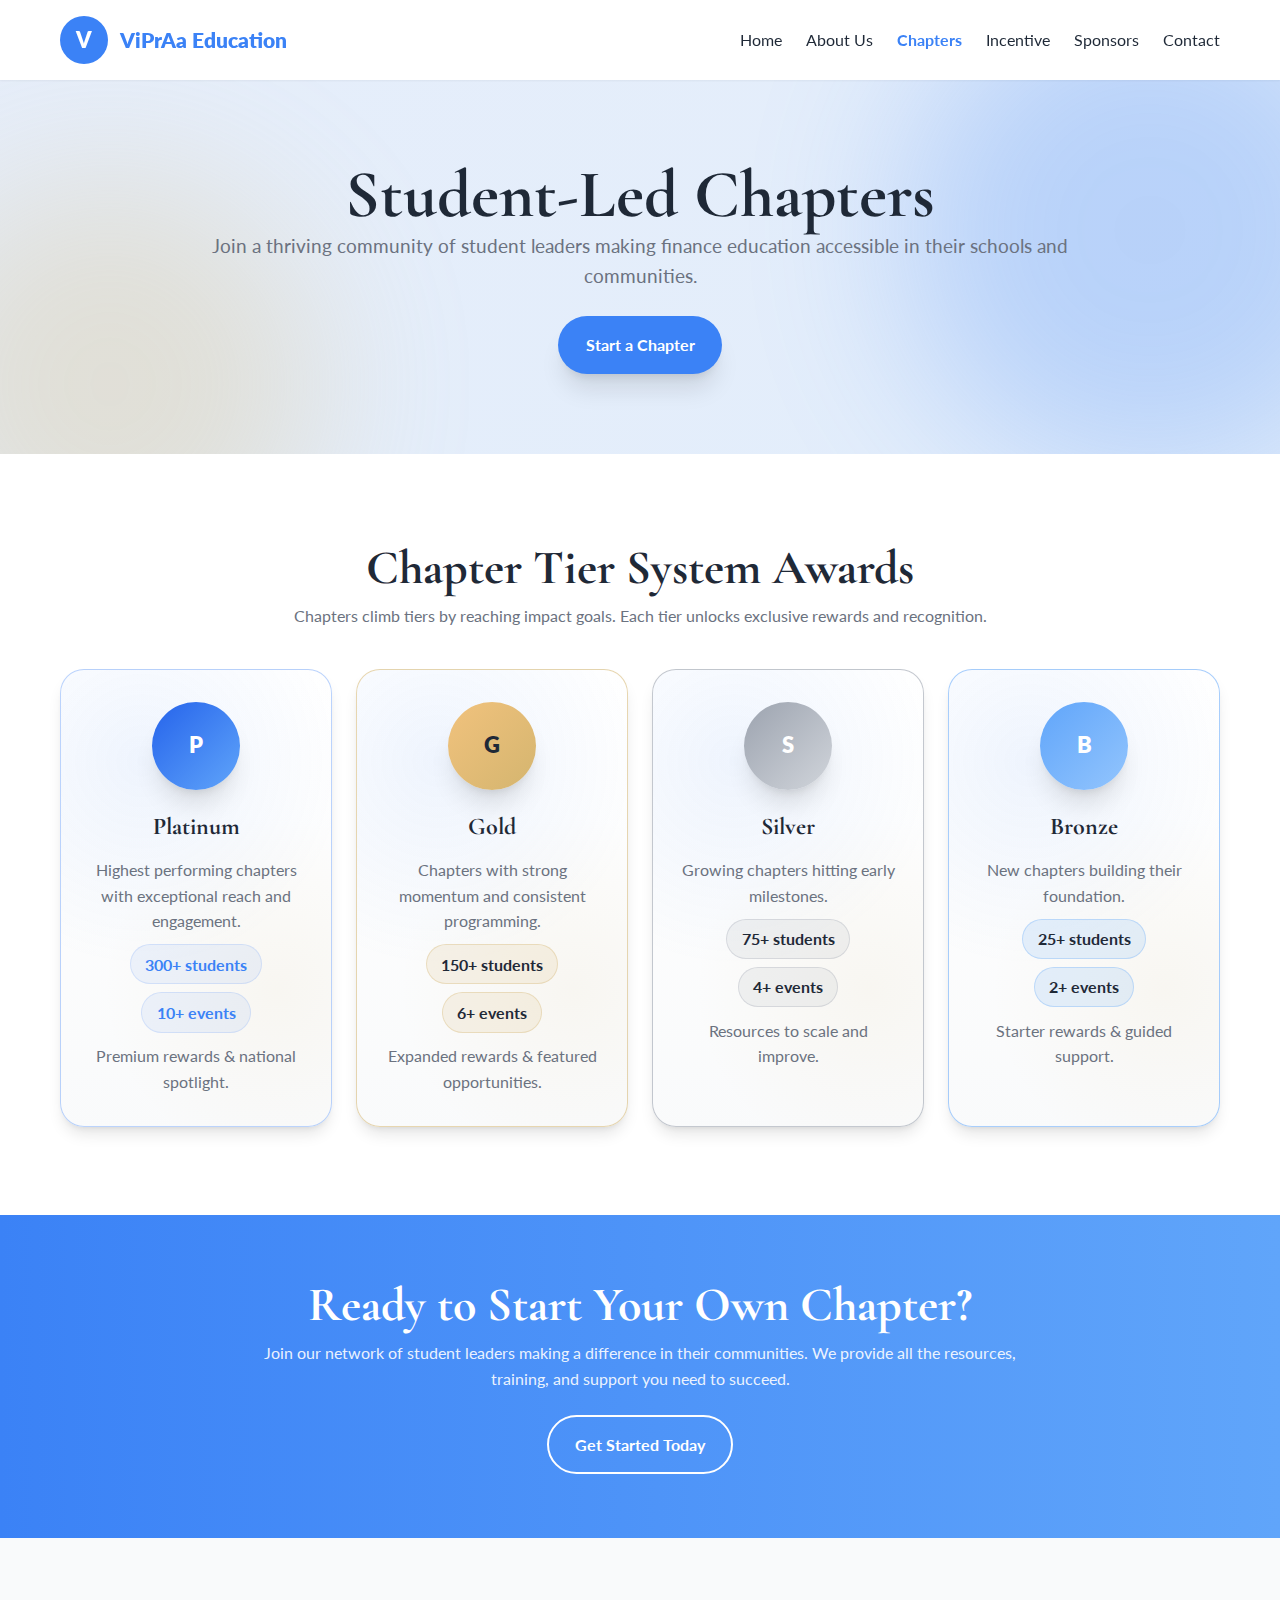
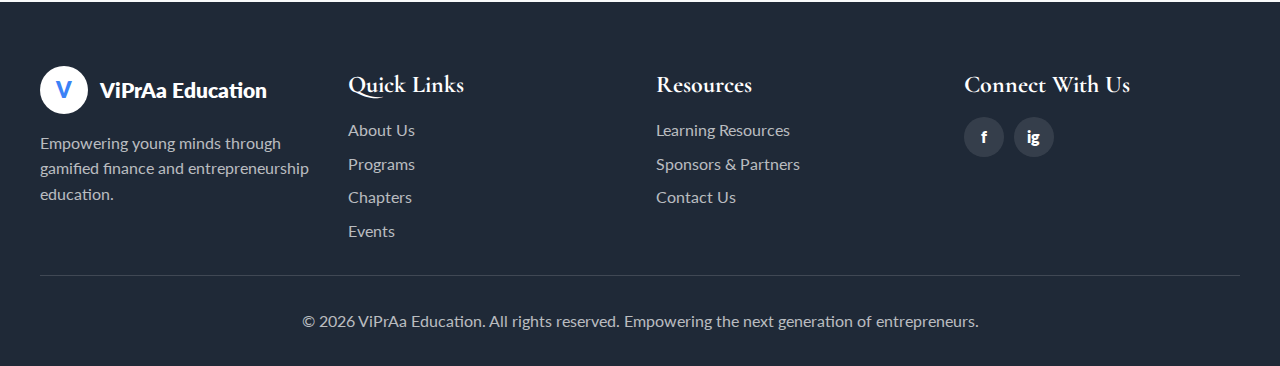
<file: chapters.html>
<!doctype html>
<html lang="en">
<head>
  <meta charset="UTF-8">
  <meta name="viewport" content="width=device-width, initial-scale=1.0">
  <title>ViPrAa Education | Chapters</title>
  <link rel="preconnect" href="https://fonts.googleapis.com">
  <link rel="preconnect" href="https://fonts.gstatic.com" crossorigin>
  <link href="https://fonts.googleapis.com/css2?family=Cormorant+Garamond:wght@400;600;700&family=Lato:wght@300;400;700&display=swap" rel="stylesheet">
  <link rel="stylesheet" href="styles.css">
</head>
<body class="page">
  <header class="header">
    <div class="nav container">
      <a class="logo" href="index.html">
        <span class="logo-mark">V</span>
        <span>ViPrAa Education</span>
      </a>
      <nav class="nav-links">
        <a href="index.html">Home</a>
        <a href="about.html">About Us</a>
        <a class="link" href="chapters.html">Chapters</a>
        <a href="incentive.html">Incentive</a>
        <a href="sponsors.html">Sponsors</a>
        <a href="contact.html">Contact</a>
      </nav>
    </div>
  </header>

  <main>
    <section class="hero" style="padding:5rem 0; background:linear-gradient(135deg, rgba(59,130,246,0.1), rgba(96,165,250,0.15));">
      <div class="container hero-content" style="text-align:center; max-width:940px;">
        <h1>Student-Led Chapters</h1>
        <p style="font-size:1.2rem;">Join a thriving community of student leaders making finance education accessible in their schools and communities.</p>
        <div class="flex" style="justify-content:center; margin-top:1.5rem;">
          <a class="btn btn-primary" href="https://docs.google.com/forms/d/e/1FAIpQLSeFfztHlxPfK9c-UDGT7ReXSU2H91dBp7AzmRkrbXrkEAtI1A/viewform?usp=header" target="_blank" rel="noreferrer">Start a Chapter</a>
        </div>
      </div>
    </section>

    <section class="section-lg" style="background:white;">
      <div class="container">
        <h2 style="text-align:center;">Chapter Tier System Awards</h2>
        <p style="text-align:center; max-width:760px; margin:0.5rem auto 2.5rem;">Chapters climb tiers by reaching impact goals. Each tier unlocks exclusive rewards and recognition.</p>
        <div class="four-col">
          <div class="tier-card" style="border-color:rgba(59,130,246,0.35);">
            <div class="tier-content">
              <div class="tier-badge" style="background:linear-gradient(135deg, #2563eb, #60a5fa);">P</div>
              <h3>Platinum</h3>
              <p>Highest performing chapters with exceptional reach and engagement.</p>
              <div class="flex" style="justify-content:center; flex-wrap:wrap; gap:0.5rem;">
                <span class="tier-pill" style="background:rgba(59,130,246,0.08); border-color:rgba(59,130,246,0.15); color:var(--primary);">300+ students</span>
                <span class="tier-pill" style="background:rgba(59,130,246,0.08); border-color:rgba(59,130,246,0.15); color:var(--primary);">10+ events</span>
              </div>
              <p class="muted">Premium rewards &amp; national spotlight.</p>
            </div>
          </div>

          <div class="tier-card" style="border-color:rgba(212,181,111,0.55);">
            <div class="tier-content">
              <div class="tier-badge" style="background:linear-gradient(135deg, #f1c27d, #d4b56f); color:var(--foreground);">G</div>
              <h3>Gold</h3>
              <p>Chapters with strong momentum and consistent programming.</p>
              <div class="flex" style="justify-content:center; flex-wrap:wrap; gap:0.5rem;">
                <span class="tier-pill" style="background:rgba(212,181,111,0.15); border-color:rgba(212,181,111,0.35); color:var(--foreground);">150+ students</span>
                <span class="tier-pill" style="background:rgba(212,181,111,0.15); border-color:rgba(212,181,111,0.35); color:var(--foreground);">6+ events</span>
              </div>
              <p class="muted">Expanded rewards &amp; featured opportunities.</p>
            </div>
          </div>

          <div class="tier-card" style="border-color:rgba(156,163,175,0.6);">
            <div class="tier-content">
              <div class="tier-badge" style="background:linear-gradient(135deg, #9ca3af, #d1d5db);">S</div>
              <h3>Silver</h3>
              <p>Growing chapters hitting early milestones.</p>
              <div class="flex" style="justify-content:center; flex-wrap:wrap; gap:0.5rem;">
                <span class="tier-pill" style="background:rgba(156,163,175,0.12); border-color:rgba(156,163,175,0.3); color:var(--foreground);">75+ students</span>
                <span class="tier-pill" style="background:rgba(156,163,175,0.12); border-color:rgba(156,163,175,0.3); color:var(--foreground);">4+ events</span>
              </div>
              <p class="muted">Resources to scale and improve.</p>
            </div>
          </div>

          <div class="tier-card" style="border-color:rgba(96,165,250,0.55);">
            <div class="tier-content">
              <div class="tier-badge" style="background:linear-gradient(135deg, #60a5fa, #93c5fd);">B</div>
              <h3>Bronze</h3>
              <p>New chapters building their foundation.</p>
              <div class="flex" style="justify-content:center; flex-wrap:wrap; gap:0.5rem;">
                <span class="tier-pill" style="background:rgba(96,165,250,0.15); border-color:rgba(96,165,250,0.3); color:var(--foreground);">25+ students</span>
                <span class="tier-pill" style="background:rgba(96,165,250,0.15); border-color:rgba(96,165,250,0.3); color:var(--foreground);">2+ events</span>
              </div>
              <p class="muted">Starter rewards &amp; guided support.</p>
            </div>
          </div>
        </div>
      </div>
    </section>

    <section class="section gradient-band">
      <div class="container" style="text-align:center;">
        <h2 style="color:white;">Ready to Start Your Own Chapter?</h2>
        <p style="color:rgba(255,255,255,0.9); max-width:760px; margin:0.5rem auto 1.5rem;">Join our network of student leaders making a difference in their communities. We provide all the resources, training, and support you need to succeed.</p>
        <a class="btn btn-outline" style="border-color:white; color:white;" href="https://forms.gle/ukJhL18rdmnghxUf6" target="_blank" rel="noreferrer">Get Started Today</a>
      </div>
    </section>
  </main>

  <footer class="footer">
    <div class="container section" style="padding-bottom:2rem;">
      <div class="four-col" style="gap:2rem;">
        <div>
          <div class="logo">
            <span class="logo-mark">V</span>
            <span style="color:white;">ViPrAa Education</span>
          </div>
          <p style="margin-top:1rem;">Empowering young minds through gamified finance and entrepreneurship education.</p>
        </div>
        <div>
          <h3>Quick Links</h3>
          <div style="display:flex; flex-direction:column; gap:0.5rem; margin-top:0.8rem;">
            <a href="about.html">About Us</a>
            <a href="programs.html">Programs</a>
            <a href="chapters.html">Chapters</a>
            <a href="events.html">Events</a>
          </div>
        </div>
        <div>
          <h3>Resources</h3>
          <div style="display:flex; flex-direction:column; gap:0.5rem; margin-top:0.8rem;">
            <a href="resources.html">Learning Resources</a>
            <a href="sponsors.html">Sponsors &amp; Partners</a>
            <a href="contact.html">Contact Us</a>
          </div>
        </div>
        <div>
          <h3>Connect With Us</h3>
          <div class="flex" style="gap:0.6rem; margin-top:0.8rem;">
            <a href="https://www.facebook.com/groups/1479391199344012/user/61560934030392/" target="_blank" rel="noreferrer" class="logo-mark" style="width:40px; height:40px; font-size:1rem; background:rgba(255,255,255,0.1); color:white;">f</a>
            <a href="https://www.instagram.com/vipraa_education?utm_source=ig_web_button_share_sheet&igsh=ZDNlZDc0MzIxNw==" target="_blank" rel="noreferrer" class="logo-mark" style="width:40px; height:40px; font-size:1rem; background:rgba(255,255,255,0.1); color:white;">ig</a>
          </div>
        </div>
      </div>
      <div class="footer-bottom">
        <p>© <span id="year"></span> ViPrAa Education. All rights reserved. Empowering the next generation of entrepreneurs.</p>
      </div>
    </div>
  </footer>

  <script>
    document.getElementById('year').textContent = new Date().getFullYear();
  </script>
</body>
</html>
</file>
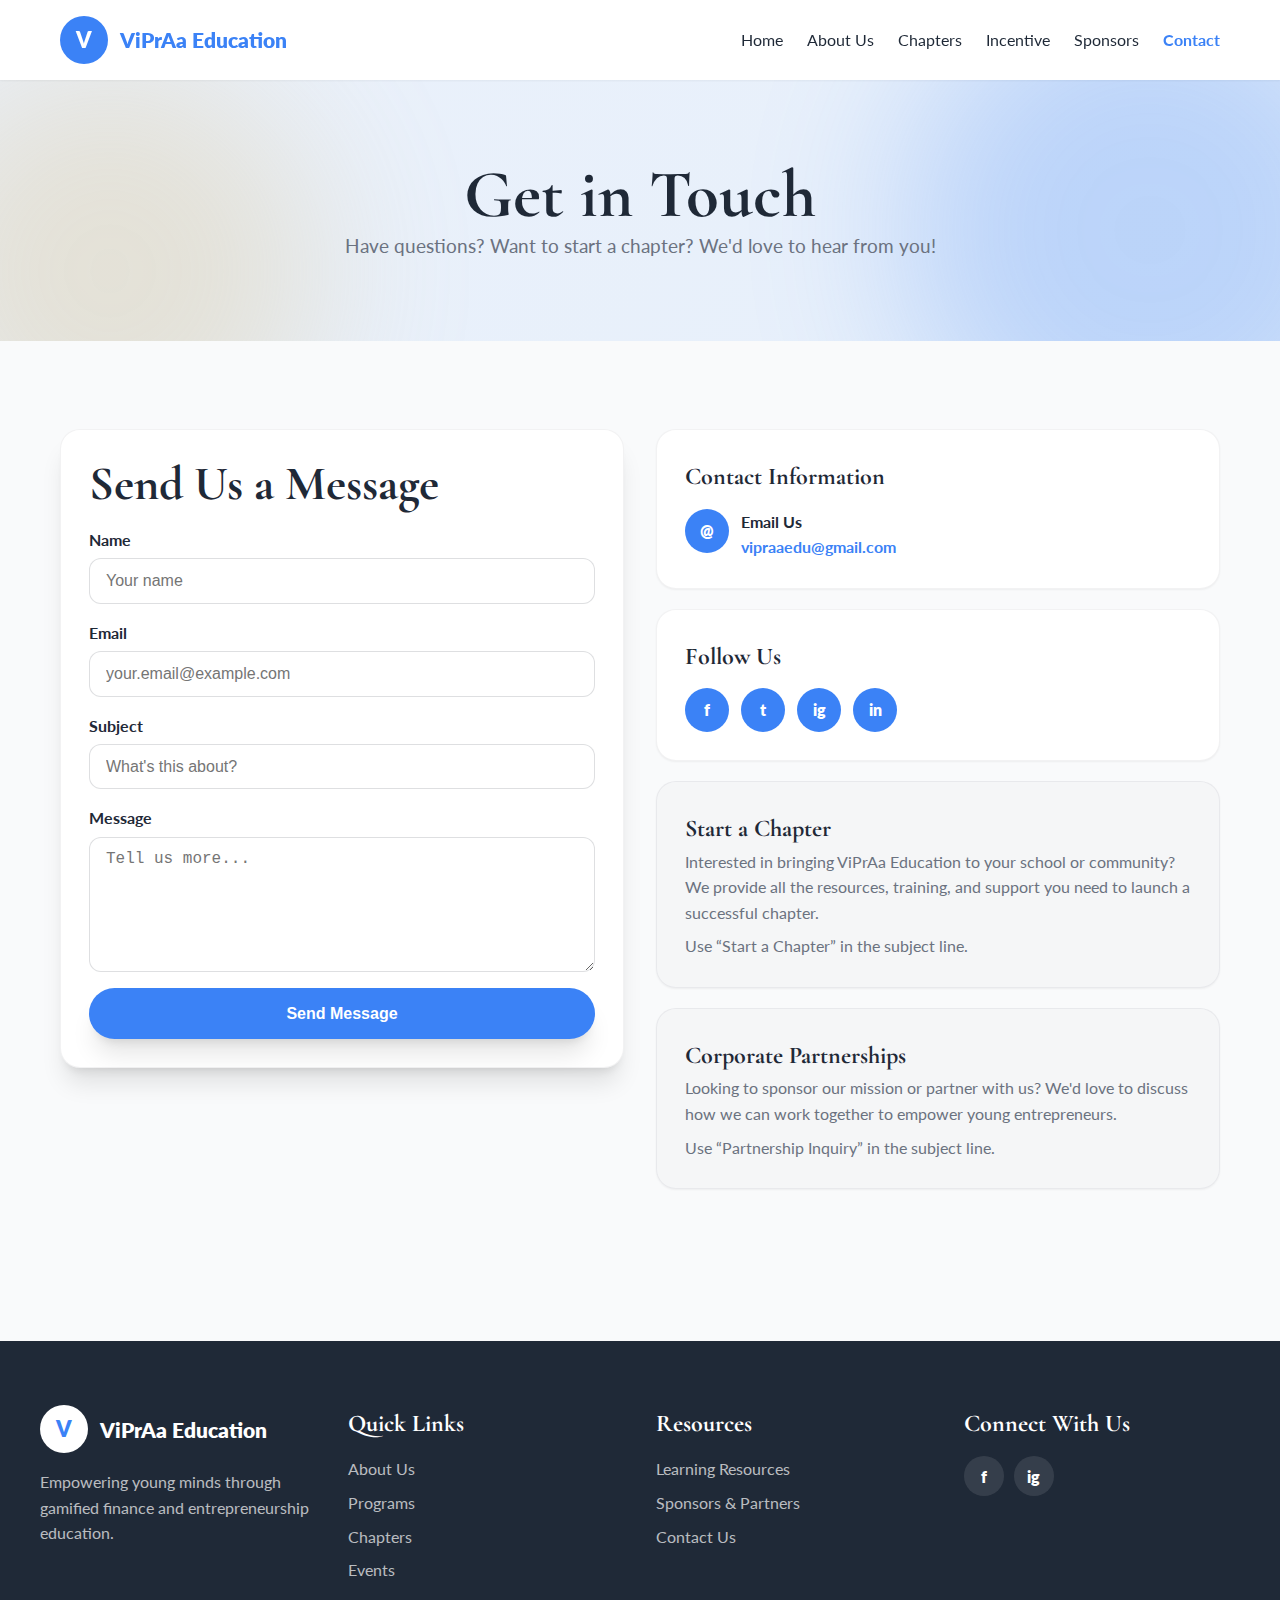
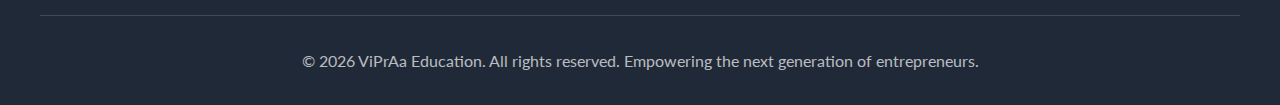
<file: contact.html>
<!doctype html>
<html lang="en">
<head>
  <meta charset="UTF-8">
  <meta name="viewport" content="width=device-width, initial-scale=1.0">
  <title>ViPrAa Education | Contact</title>
  <link rel="preconnect" href="https://fonts.googleapis.com">
  <link rel="preconnect" href="https://fonts.gstatic.com" crossorigin>
  <link href="https://fonts.googleapis.com/css2?family=Cormorant+Garamond:wght@400;600;700&family=Lato:wght@300;400;700&display=swap" rel="stylesheet">
  <link rel="stylesheet" href="styles.css">
</head>
<body class="page">
  <header class="header">
    <div class="nav container">
      <a class="logo" href="index.html">
        <span class="logo-mark">V</span>
        <span>ViPrAa Education</span>
      </a>
      <nav class="nav-links">
        <a href="index.html">Home</a>
        <a href="about.html">About Us</a>
        <a href="chapters.html">Chapters</a>
        <a href="incentive.html">Incentive</a>
        <a href="sponsors.html">Sponsors</a>
        <a class="link" href="contact.html">Contact</a>
      </nav>
    </div>
  </header>

  <main>
    <section class="hero" style="padding:5rem 0; background:linear-gradient(135deg, rgba(59,130,246,0.08), rgba(96,165,250,0.12));">
      <div class="container hero-content" style="text-align:center; max-width:900px;">
        <h1>Get in Touch</h1>
        <p style="font-size:1.2rem;">Have questions? Want to start a chapter? We'd love to hear from you!</p>
      </div>
    </section>

    <section class="section-lg">
      <div class="container two-col" style="gap:2rem; align-items:start;">
        <div class="card" style="box-shadow:var(--shadow-lg);">
          <h2>Send Us a Message</h2>
          <form class="grid" style="gap:1rem; margin-top:1rem;">
            <div class="grid" style="gap:0.35rem;">
              <label for="name" style="font-weight:700;">Name</label>
              <input id="name" name="name" type="text" required placeholder="Your name" style="padding:0.8rem 1rem; border-radius:0.75rem; border:1px solid rgba(31,41,55,0.15); font-size:1rem;">
            </div>
            <div class="grid" style="gap:0.35rem;">
              <label for="email" style="font-weight:700;">Email</label>
              <input id="email" name="email" type="email" required placeholder="your.email@example.com" style="padding:0.8rem 1rem; border-radius:0.75rem; border:1px solid rgba(31,41,55,0.15); font-size:1rem;">
            </div>
            <div class="grid" style="gap:0.35rem;">
              <label for="subject" style="font-weight:700;">Subject</label>
              <input id="subject" name="subject" type="text" required placeholder="What's this about?" style="padding:0.8rem 1rem; border-radius:0.75rem; border:1px solid rgba(31,41,55,0.15); font-size:1rem;">
            </div>
            <div class="grid" style="gap:0.35rem;">
              <label for="message" style="font-weight:700;">Message</label>
              <textarea id="message" name="message" rows="6" required placeholder="Tell us more..." style="padding:0.8rem 1rem; border-radius:0.75rem; border:1px solid rgba(31,41,55,0.15); font-size:1rem; resize:vertical;"></textarea>
            </div>
            <button class="btn btn-primary" type="submit">Send Message</button>
          </form>
        </div>
        <div class="grid" style="gap:1.25rem;">
          <div class="card">
            <h3>Contact Information</h3>
            <div class="flex" style="align-items:flex-start; gap:0.75rem; margin-top:0.75rem;">
              <div class="logo-mark" style="background:var(--primary); color:white; width:44px; height:44px; font-size:1rem;">@</div>
              <div>
                <p style="font-weight:700; color:var(--foreground); margin:0;">Email Us</p>
                <a class="link" href="mailto:vipraaedu@gmail.com">vipraaedu@gmail.com</a>
              </div>
            </div>
          </div>
          <div class="card">
            <h3>Follow Us</h3>
            <div class="flex" style="gap:0.75rem; margin-top:0.75rem;">
              <a class="logo-mark" style="background:var(--primary); color:white; width:44px; height:44px; font-size:1rem;" href="https://facebook.com" target="_blank" rel="noreferrer">f</a>
              <a class="logo-mark" style="background:var(--primary); color:white; width:44px; height:44px; font-size:1rem;" href="https://twitter.com" target="_blank" rel="noreferrer">t</a>
              <a class="logo-mark" style="background:var(--primary); color:white; width:44px; height:44px; font-size:1rem;" href="https://instagram.com" target="_blank" rel="noreferrer">ig</a>
              <a class="logo-mark" style="background:var(--primary); color:white; width:44px; height:44px; font-size:1rem;" href="https://linkedin.com" target="_blank" rel="noreferrer">in</a>
            </div>
          </div>
          <div class="card card-muted">
            <h3>Start a Chapter</h3>
            <p>Interested in bringing ViPrAa Education to your school or community? We provide all the resources, training, and support you need to launch a successful chapter.</p>
            <p style="margin-top:0.5rem;">Use “Start a Chapter” in the subject line.</p>
          </div>
          <div class="card card-muted">
            <h3>Corporate Partnerships</h3>
            <p>Looking to sponsor our mission or partner with us? We'd love to discuss how we can work together to empower young entrepreneurs.</p>
            <p style="margin-top:0.5rem;">Use “Partnership Inquiry” in the subject line.</p>
          </div>
        </div>
      </div>
    </section>
  </main>

  <footer class="footer">
    <div class="container section" style="padding-bottom:2rem;">
      <div class="four-col" style="gap:2rem;">
        <div>
          <div class="logo">
            <span class="logo-mark">V</span>
            <span style="color:white;">ViPrAa Education</span>
          </div>
          <p style="margin-top:1rem;">Empowering young minds through gamified finance and entrepreneurship education.</p>
        </div>
        <div>
          <h3>Quick Links</h3>
          <div style="display:flex; flex-direction:column; gap:0.5rem; margin-top:0.8rem;">
            <a href="about.html">About Us</a>
            <a href="programs.html">Programs</a>
            <a href="chapters.html">Chapters</a>
            <a href="events.html">Events</a>
          </div>
        </div>
        <div>
          <h3>Resources</h3>
          <div style="display:flex; flex-direction:column; gap:0.5rem; margin-top:0.8rem;">
            <a href="resources.html">Learning Resources</a>
            <a href="sponsors.html">Sponsors &amp; Partners</a>
            <a href="contact.html">Contact Us</a>
          </div>
        </div>
        <div>
          <h3>Connect With Us</h3>
          <div class="flex" style="gap:0.6rem; margin-top:0.8rem;">
            <a href="https://www.facebook.com/groups/1479391199344012/user/61560934030392/" target="_blank" rel="noreferrer" class="logo-mark" style="width:40px; height:40px; font-size:1rem; background:rgba(255,255,255,0.1); color:white;">f</a>
            <a href="https://www.instagram.com/vipraa_education?utm_source=ig_web_button_share_sheet&igsh=ZDNlZDc0MzIxNw==" target="_blank" rel="noreferrer" class="logo-mark" style="width:40px; height:40px; font-size:1rem; background:rgba(255,255,255,0.1); color:white;">ig</a>
          </div>
        </div>
      </div>
      <div class="footer-bottom">
        <p>© <span id="year"></span> ViPrAa Education. All rights reserved. Empowering the next generation of entrepreneurs.</p>
      </div>
    </div>
  </footer>

  <script>
    document.getElementById('year').textContent = new Date().getFullYear();
  </script>
</body>
</html>
</file>
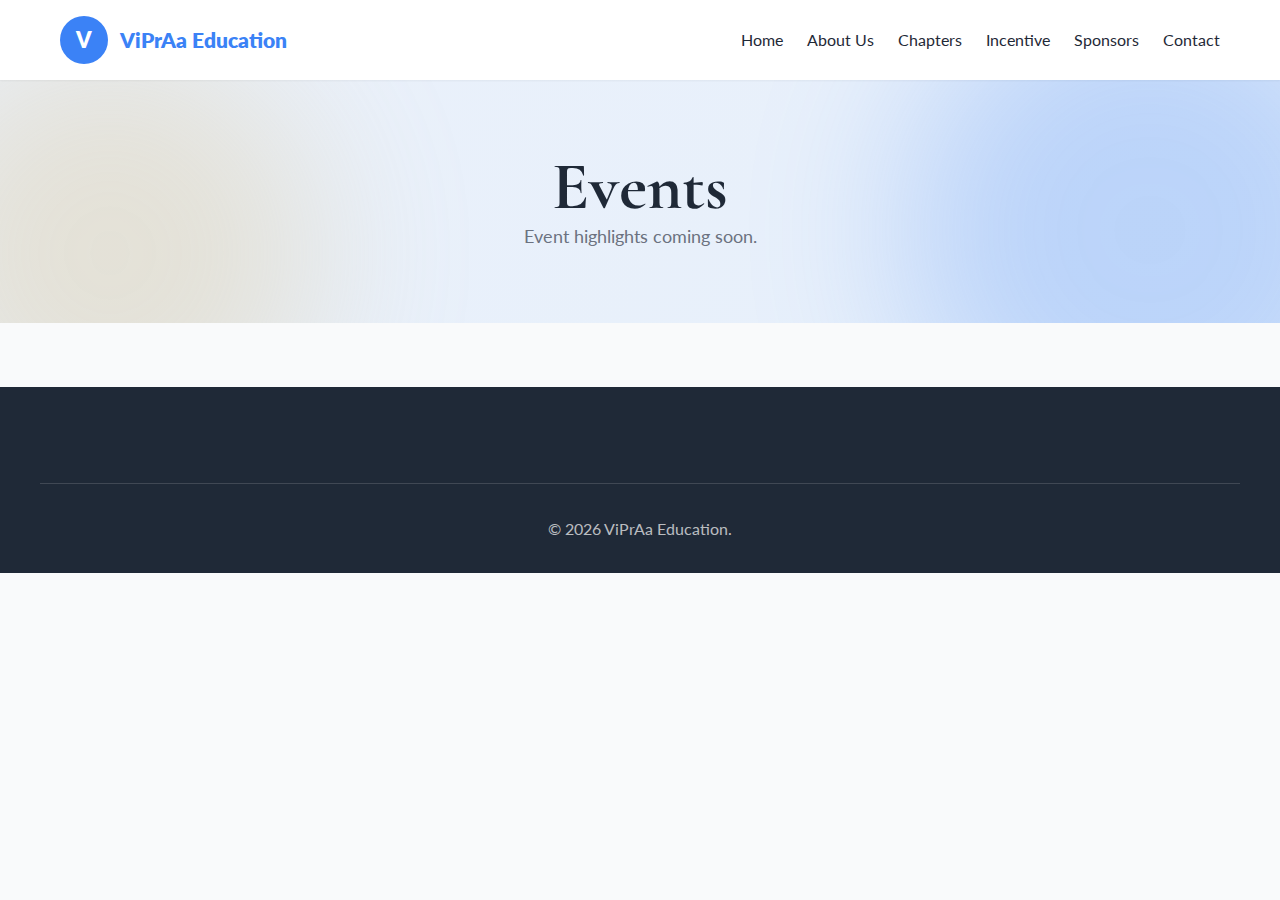
<file: events.html>
<!doctype html>
<html lang="en">
<head>
  <meta charset="UTF-8">
  <meta name="viewport" content="width=device-width, initial-scale=1.0">
  <title>ViPrAa Education | Events</title>
  <link rel="preconnect" href="https://fonts.googleapis.com">
  <link rel="preconnect" href="https://fonts.gstatic.com" crossorigin>
  <link href="https://fonts.googleapis.com/css2?family=Cormorant+Garamond:wght@400;600;700&family=Lato:wght@300;400;700&display=swap" rel="stylesheet">
  <link rel="stylesheet" href="styles.css">
</head>
<body class="page">
  <header class="header">
    <div class="nav container">
      <a class="logo" href="index.html">
        <span class="logo-mark">V</span>
        <span>ViPrAa Education</span>
      </a>
      <nav class="nav-links">
        <a href="index.html">Home</a>
        <a href="about.html">About Us</a>
        <a href="chapters.html">Chapters</a>
        <a href="incentive.html">Incentive</a>
        <a href="sponsors.html">Sponsors</a>
        <a href="contact.html">Contact</a>
      </nav>
    </div>
  </header>

  <main>
    <section class="hero" style="padding:4.5rem 0; background:linear-gradient(135deg, rgba(59,130,246,0.08), rgba(96,165,250,0.12));">
      <div class="container hero-content" style="text-align:center; max-width:900px;">
        <h1>Events</h1>
        <p style="font-size:1.1rem;">Event highlights coming soon.</p>
      </div>
    </section>
  </main>

  <footer class="footer">
    <div class="container section" style="padding-bottom:2rem;">
      <div class="footer-bottom">
        <p>© <span id="year"></span> ViPrAa Education.</p>
      </div>
    </div>
  </footer>

  <script>document.getElementById('year').textContent = new Date().getFullYear();</script>
</body>
</html>
</file>
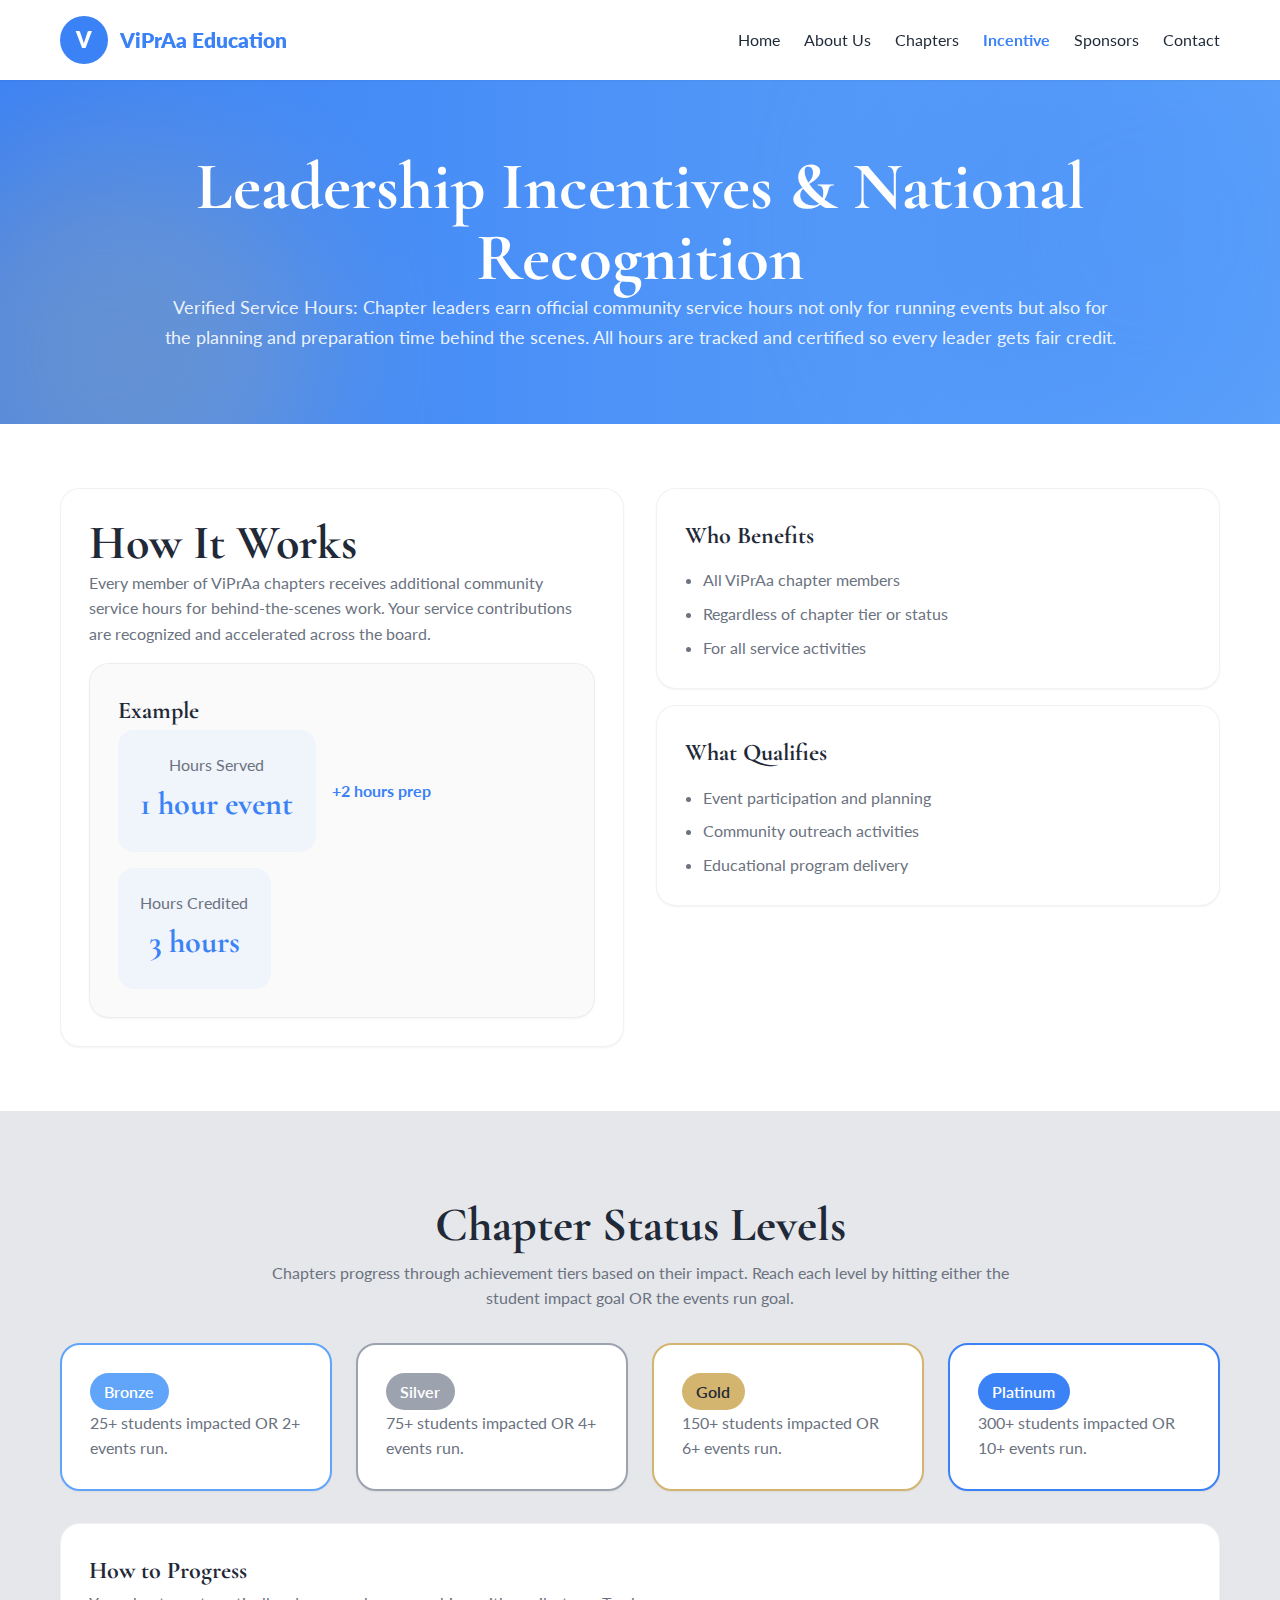
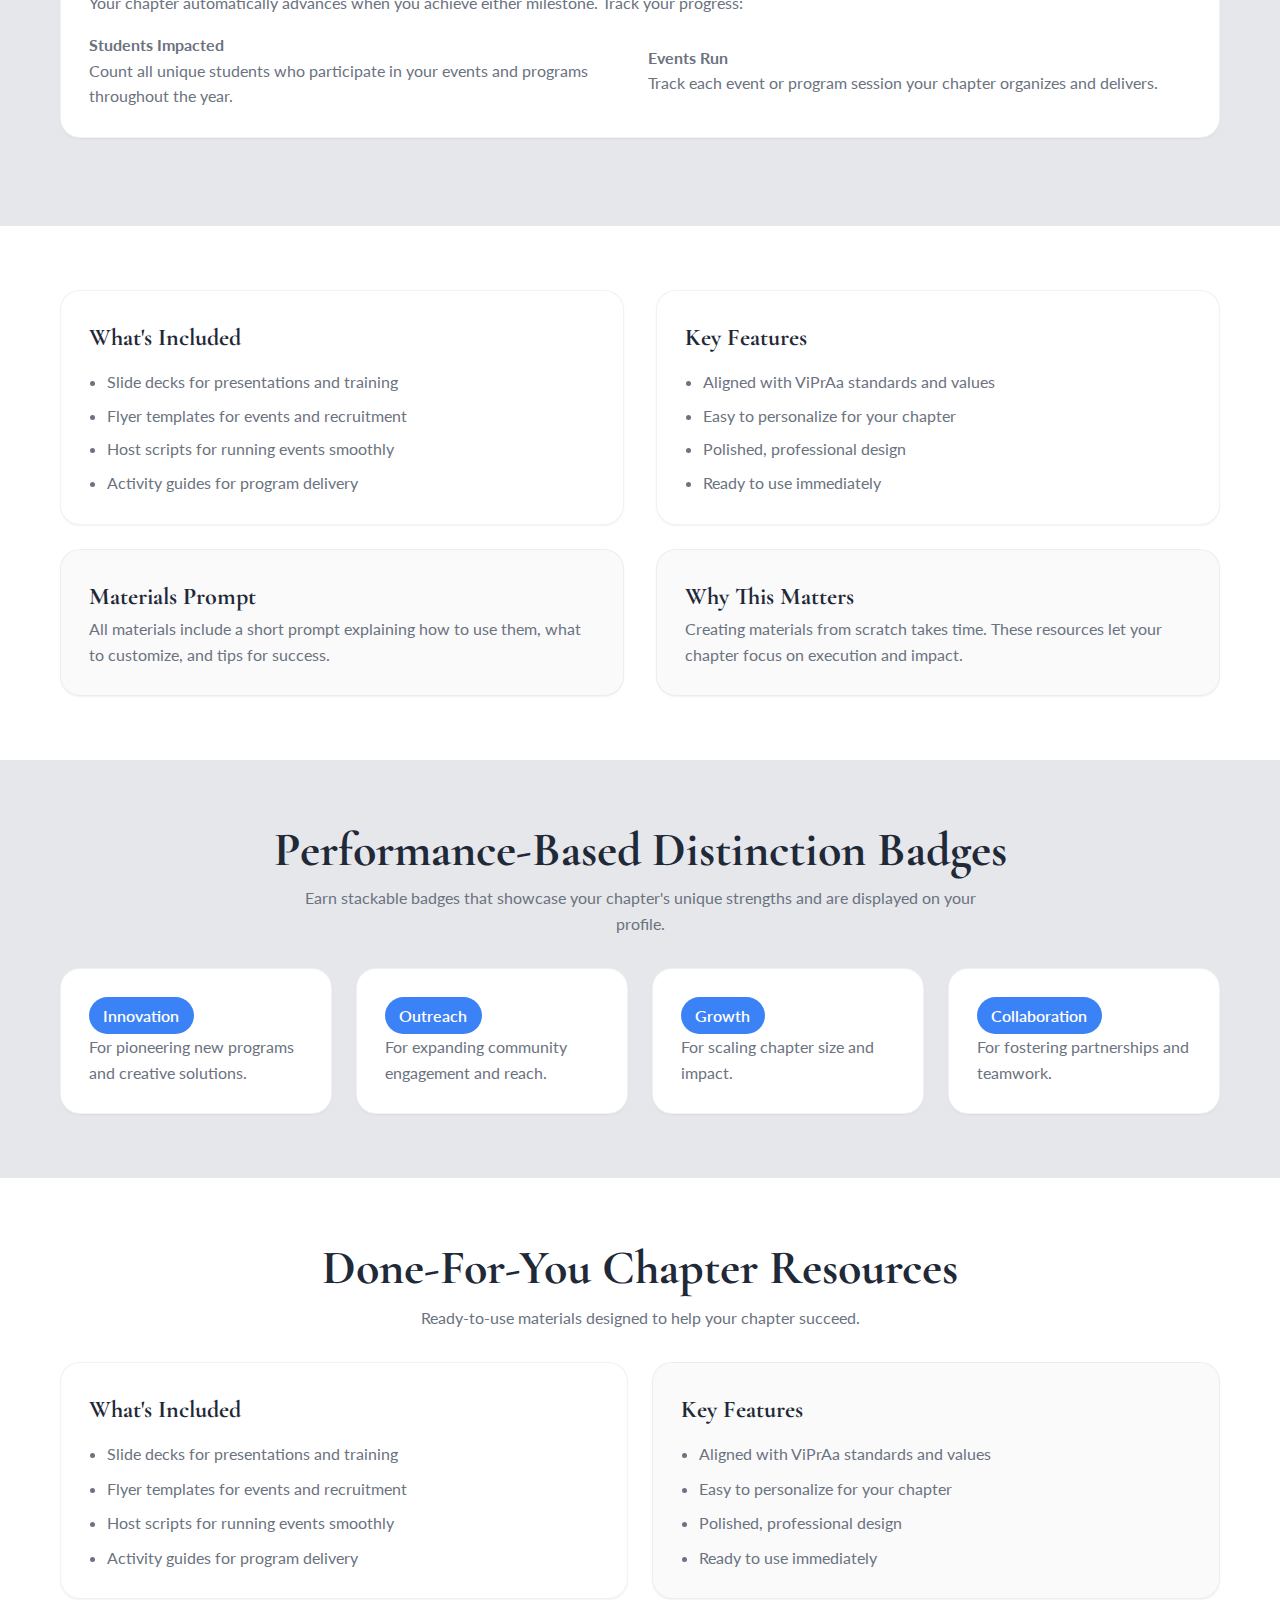
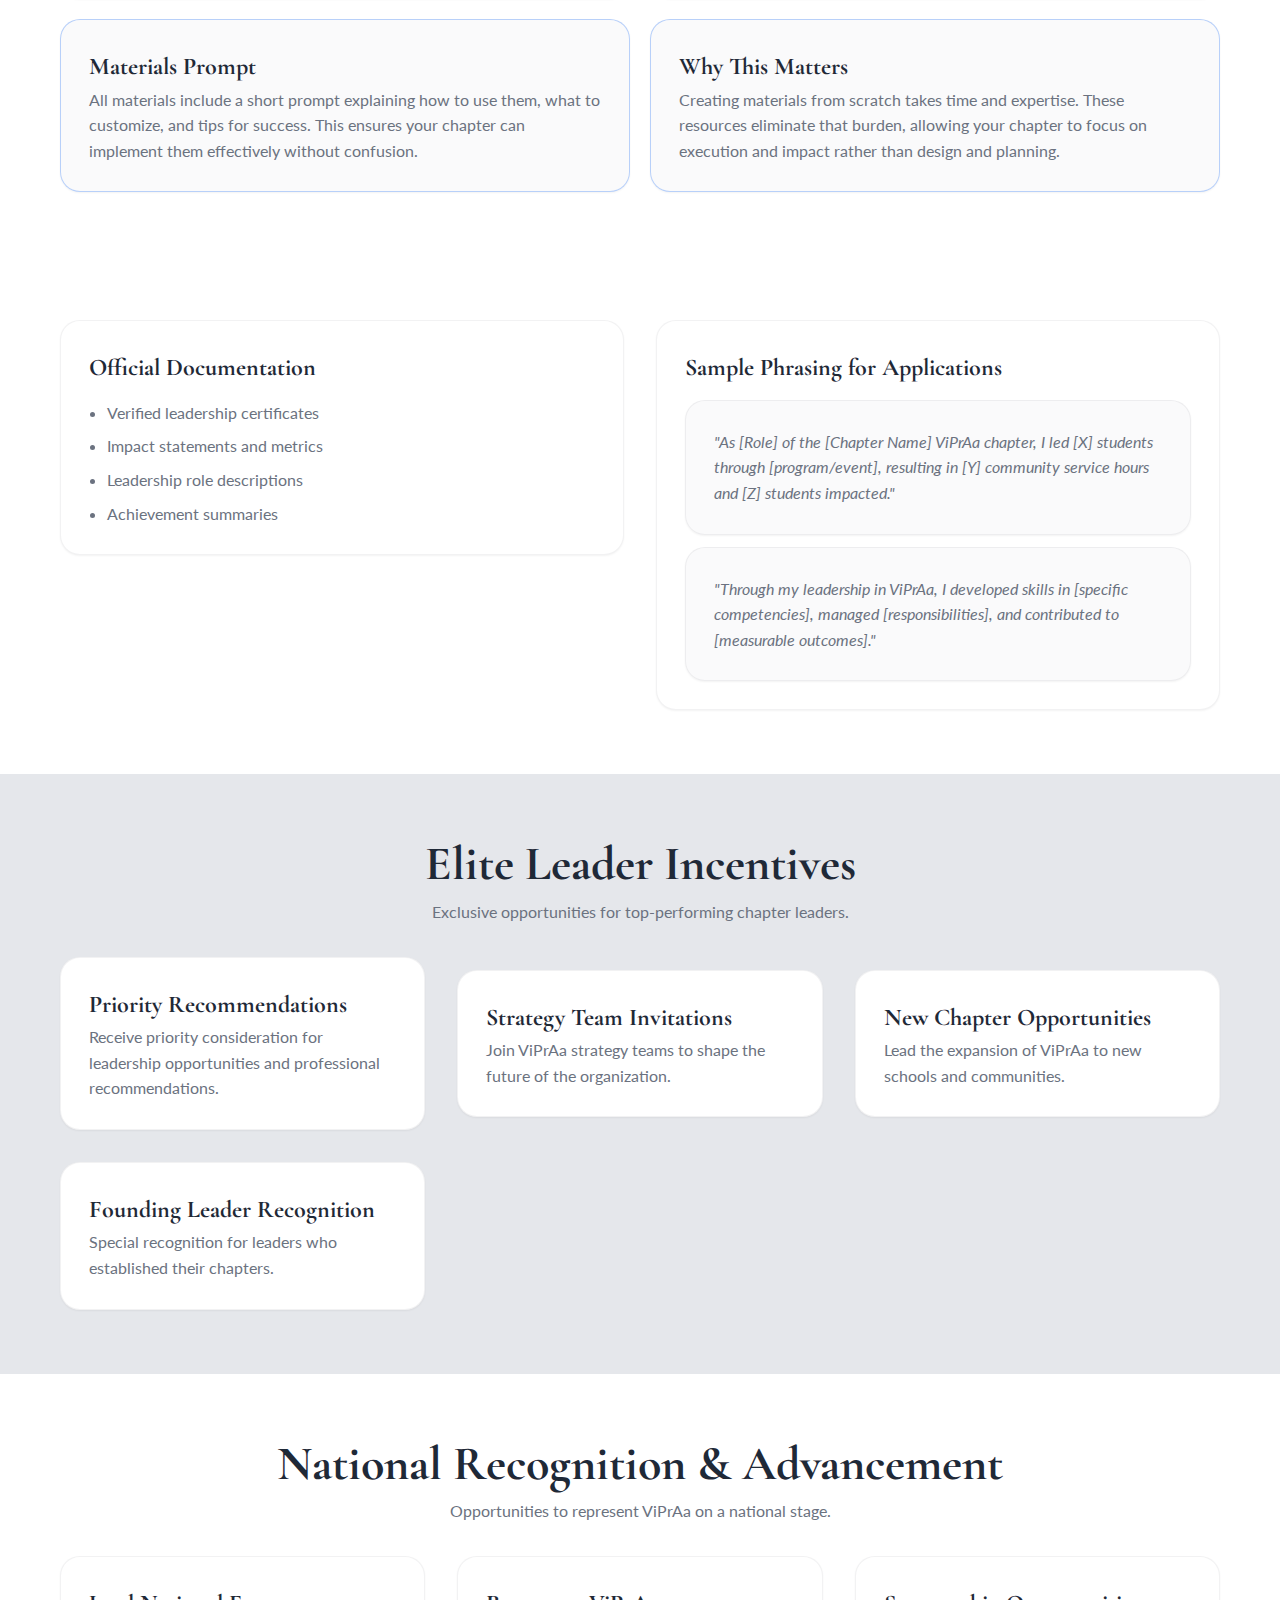
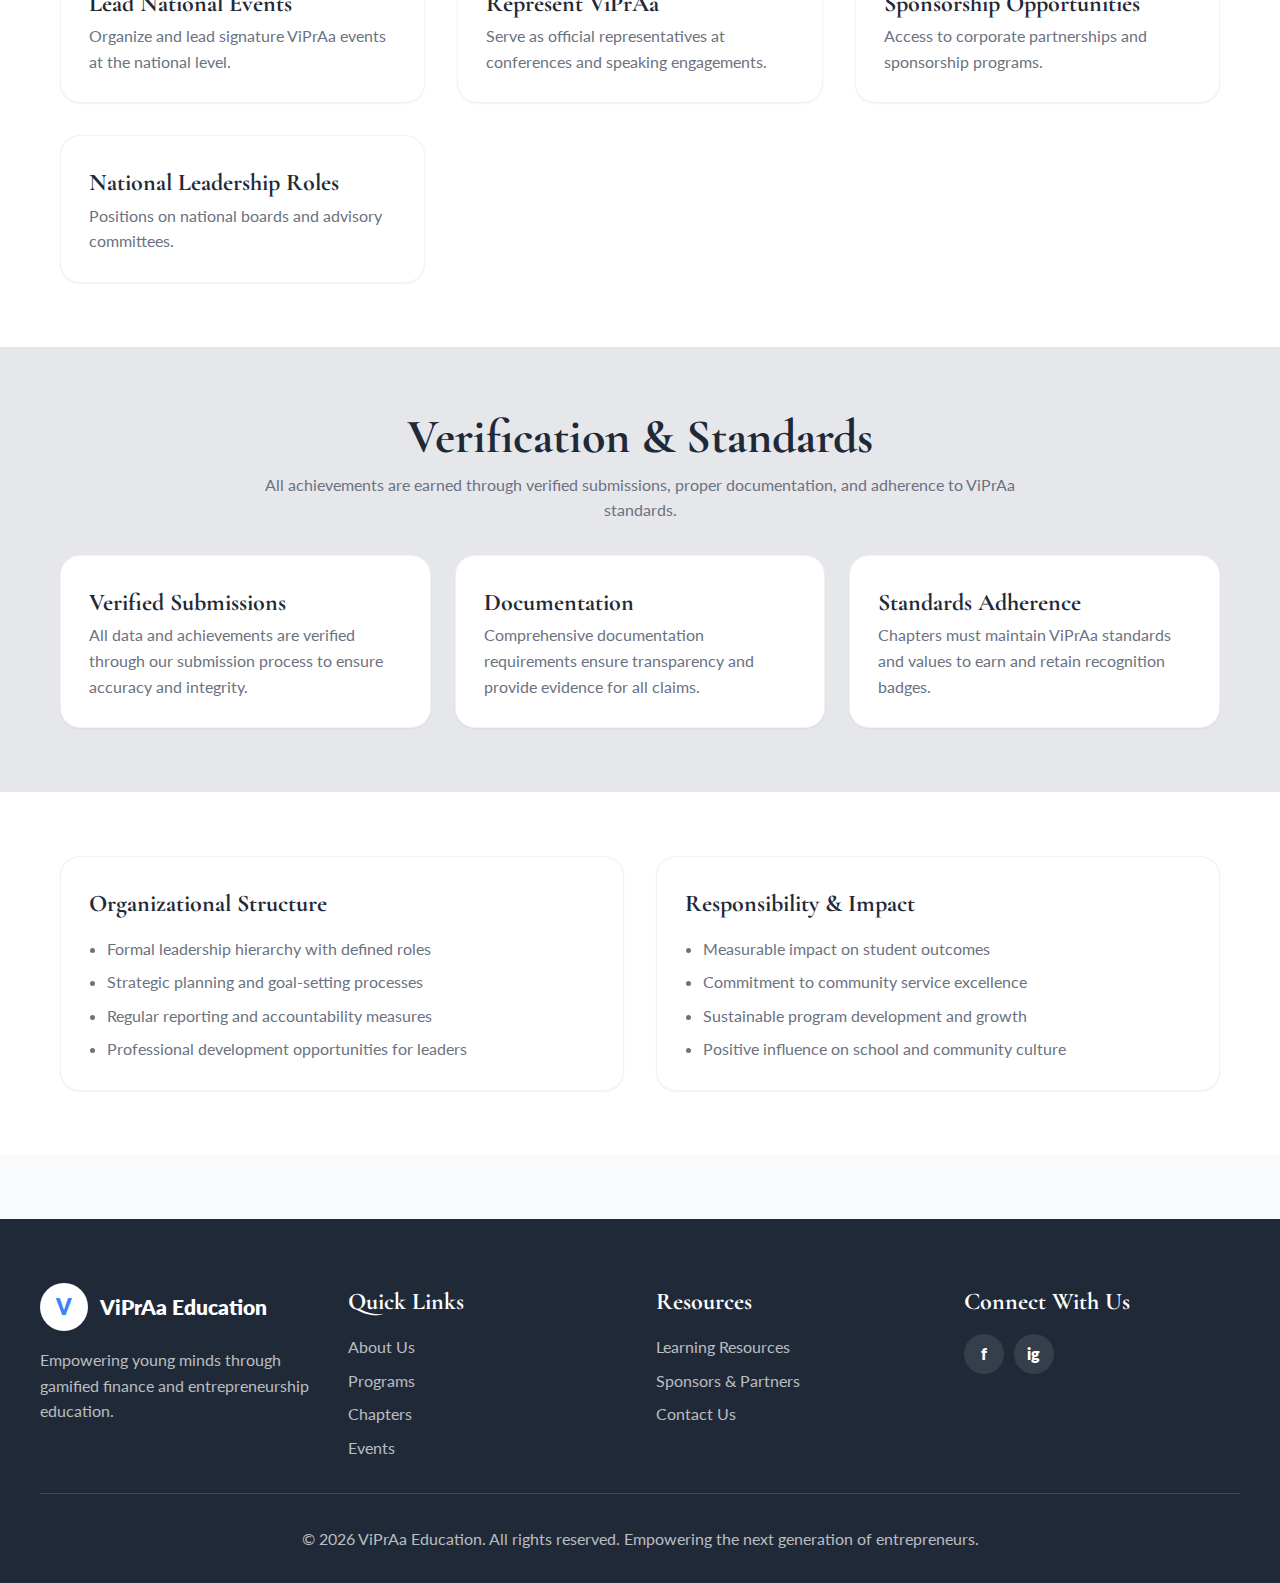
<file: incentive.html>
<!doctype html>
<html lang="en">
<head>
  <meta charset="UTF-8">
  <meta name="viewport" content="width=device-width, initial-scale=1.0">
  <title>ViPrAa Education | Incentive</title>
  <link rel="preconnect" href="https://fonts.googleapis.com">
  <link rel="preconnect" href="https://fonts.gstatic.com" crossorigin>
  <link href="https://fonts.googleapis.com/css2?family=Cormorant+Garamond:wght@400;600;700&family=Lato:wght@300;400;700&display=swap" rel="stylesheet">
  <link rel="stylesheet" href="styles.css">
</head>
<body class="page">
  <header class="header">
    <div class="nav container">
      <a class="logo" href="index.html">
        <span class="logo-mark">V</span>
        <span>ViPrAa Education</span>
      </a>
      <nav class="nav-links">
        <a href="index.html">Home</a>
        <a href="about.html">About Us</a>
        <a href="chapters.html">Chapters</a>
        <a class="link" href="incentive.html">Incentive</a>
        <a href="sponsors.html">Sponsors</a>
        <a href="contact.html">Contact</a>
      </nav>
    </div>
  </header>

  <main>
    <section class="hero gradient-band" style="padding:4.5rem 0;">
      <div class="container hero-content" style="text-align:center; max-width:1000px;">
        <h1 style="color:white;">Leadership Incentives &amp; National Recognition</h1>
        <p style="color:rgba(255,255,255,0.9); font-size:1.15rem;">Verified Service Hours: Chapter leaders earn official community service hours not only for running events but also for the planning and preparation time behind the scenes. All hours are tracked and certified so every leader gets fair credit.</p>
      </div>
    </section>

    <section class="section" style="background:white;">
      <div class="container">
        <div class="two-col" style="align-items:start; gap:2rem;">
          <div class="card">
            <h2>How It Works</h2>
            <p>Every member of ViPrAa chapters receives additional community service hours for behind-the-scenes work. Your service contributions are recognized and accelerated across the board.</p>
            <div class="card card-muted" style="margin-top:1rem;">
              <h3>Example</h3>
              <div class="flex" style="align-items:center; gap:1rem; flex-wrap:wrap;">
                <div class="stat">
                  <p class="muted" style="margin:0;">Hours Served</p>
                  <h3 style="margin:0; color:var(--primary);">1 hour event</h3>
                </div>
                <div style="font-weight:700; color:var(--primary);">+2 hours prep</div>
                <div class="stat">
                  <p class="muted" style="margin:0;">Hours Credited</p>
                  <h3 style="margin:0; color:var(--primary);">3 hours</h3>
                </div>
              </div>
            </div>
          </div>
          <div class="grid" style="gap:1rem;">
            <div class="card">
              <h3>Who Benefits</h3>
              <ul style="margin:0.75rem 0 0; padding-left:1.1rem; color:var(--muted); display:grid; gap:0.5rem;">
                <li>All ViPrAa chapter members</li>
                <li>Regardless of chapter tier or status</li>
                <li>For all service activities</li>
              </ul>
            </div>
            <div class="card">
              <h3>What Qualifies</h3>
              <ul style="margin:0.75rem 0 0; padding-left:1.1rem; color:var(--muted); display:grid; gap:0.5rem;">
                <li>Event participation and planning</li>
                <li>Community outreach activities</li>
                <li>Educational program delivery</li>
              </ul>
            </div>
          </div>
        </div>
      </div>
    </section>

    <section class="section-lg" style="background:var(--secondary);">
      <div class="container">
        <h2 style="text-align:center;">Chapter Status Levels</h2>
        <p style="text-align:center; max-width:760px; margin:0.5rem auto 2rem;">Chapters progress through achievement tiers based on their impact. Reach each level by hitting either the student impact goal OR the events run goal.</p>
        <div class="four-col">
          <div class="card" style="border:2px solid #60a5fa;">
            <div class="pill" style="background:#60a5fa; color:white; border:none;">Bronze</div>
            <p>25+ students impacted OR 2+ events run.</p>
          </div>
          <div class="card" style="border:2px solid #9ca3af;">
            <div class="pill" style="background:#9ca3af; color:white; border:none;">Silver</div>
            <p>75+ students impacted OR 4+ events run.</p>
          </div>
          <div class="card" style="border:2px solid var(--soft-gold);">
            <div class="pill" style="background:var(--soft-gold); border:none;">Gold</div>
            <p>150+ students impacted OR 6+ events run.</p>
          </div>
          <div class="card" style="border:2px solid var(--primary);">
            <div class="pill" style="background:var(--primary); color:white; border:none;">Platinum</div>
            <p>300+ students impacted OR 10+ events run.</p>
          </div>
        </div>
        <div class="card" style="margin-top:2rem;">
          <h3>How to Progress</h3>
          <p>Your chapter automatically advances when you achieve either milestone. Track your progress:</p>
          <div class="two-col" style="gap:1rem; margin-top:1rem;">
            <div>
              <p class="muted" style="font-weight:700; margin:0;">Students Impacted</p>
              <p>Count all unique students who participate in your events and programs throughout the year.</p>
            </div>
            <div>
              <p class="muted" style="font-weight:700; margin:0;">Events Run</p>
              <p>Track each event or program session your chapter organizes and delivers.</p>
            </div>
          </div>
        </div>
      </div>
    </section>

    <section class="section" style="background:white;">
      <div class="container two-col" style="align-items:start;">
        <div class="card">
          <h3>What's Included</h3>
          <ul style="margin:0.75rem 0 0; padding-left:1.1rem; color:var(--muted); display:grid; gap:0.5rem;">
            <li>Slide decks for presentations and training</li>
            <li>Flyer templates for events and recruitment</li>
            <li>Host scripts for running events smoothly</li>
            <li>Activity guides for program delivery</li>
          </ul>
        </div>
        <div class="card">
          <h3>Key Features</h3>
          <ul style="margin:0.75rem 0 0; padding-left:1.1rem; color:var(--muted); display:grid; gap:0.5rem;">
            <li>Aligned with ViPrAa standards and values</li>
            <li>Easy to personalize for your chapter</li>
            <li>Polished, professional design</li>
            <li>Ready to use immediately</li>
          </ul>
        </div>
      </div>
      <div class="container two-col" style="margin-top:1.5rem;">
        <div class="card card-muted">
          <h3>Materials Prompt</h3>
          <p>All materials include a short prompt explaining how to use them, what to customize, and tips for success.</p>
        </div>
        <div class="card card-muted">
          <h3>Why This Matters</h3>
          <p>Creating materials from scratch takes time. These resources let your chapter focus on execution and impact.</p>
        </div>
      </div>
    </section>

    <section class="section" style="background:var(--secondary);">
      <div class="container">
        <h2 style="text-align:center;">Performance-Based Distinction Badges</h2>
        <p style="text-align:center; max-width:720px; margin:0.5rem auto 2rem;">Earn stackable badges that showcase your chapter's unique strengths and are displayed on your profile.</p>
        <div class="four-col">
          <div class="card">
            <div class="pill" style="background:var(--primary); color:white; border:none;">Innovation</div>
            <p>For pioneering new programs and creative solutions.</p>
          </div>
          <div class="card">
            <div class="pill" style="background:var(--primary); color:white; border:none;">Outreach</div>
            <p>For expanding community engagement and reach.</p>
          </div>
          <div class="card">
            <div class="pill" style="background:var(--primary); color:white; border:none;">Growth</div>
            <p>For scaling chapter size and impact.</p>
          </div>
          <div class="card">
            <div class="pill" style="background:var(--primary); color:white; border:none;">Collaboration</div>
            <p>For fostering partnerships and teamwork.</p>
          </div>
        </div>
      </div>
    </section>

    <section class="section" style="background:white;">
      <div class="container">
        <h2 style="text-align:center;">Done-For-You Chapter Resources</h2>
        <p style="text-align:center; max-width:780px; margin:0.6rem auto 2rem;">Ready-to-use materials designed to help your chapter succeed.</p>
        <div class="two-col" style="gap:1.5rem;">
          <div class="card">
            <h3>What's Included</h3>
            <ul style="margin:0.75rem 0 0; padding-left:1.1rem; color:var(--muted); display:grid; gap:0.55rem;">
              <li>Slide decks for presentations and training</li>
              <li>Flyer templates for events and recruitment</li>
              <li>Host scripts for running events smoothly</li>
              <li>Activity guides for program delivery</li>
            </ul>
          </div>
          <div class="card card-muted">
            <h3>Key Features</h3>
            <ul style="margin:0.75rem 0 0; padding-left:1.1rem; color:var(--muted); display:grid; gap:0.55rem;">
              <li>Aligned with ViPrAa standards and values</li>
              <li>Easy to personalize for your chapter</li>
              <li>Polished, professional design</li>
              <li>Ready to use immediately</li>
            </ul>
          </div>
        </div>
        <div class="two-col" style="gap:1.25rem; margin-top:1.25rem;">
          <div class="card card-muted" style="border:1px solid rgba(59,130,246,0.35);">
            <h3>Materials Prompt</h3>
            <p>All materials include a short prompt explaining how to use them, what to customize, and tips for success. This ensures your chapter can implement them effectively without confusion.</p>
          </div>
          <div class="card card-muted" style="border:1px solid rgba(59,130,246,0.35);">
            <h3>Why This Matters</h3>
            <p>Creating materials from scratch takes time and expertise. These resources eliminate that burden, allowing your chapter to focus on execution and impact rather than design and planning.</p>
          </div>
        </div>
      </div>
    </section>

    <section class="section" style="background:white;">
      <div class="container two-col" style="align-items:start;">
        <div class="card">
          <h3>Official Documentation</h3>
          <ul style="margin:0.75rem 0 0; padding-left:1.1rem; color:var(--muted); display:grid; gap:0.5rem;">
            <li>Verified leadership certificates</li>
            <li>Impact statements and metrics</li>
            <li>Leadership role descriptions</li>
            <li>Achievement summaries</li>
          </ul>
        </div>
        <div class="card">
          <h3>Sample Phrasing for Applications</h3>
          <div class="card card-muted" style="margin-top:0.75rem;">
            <p style="font-style:italic;">"As [Role] of the [Chapter Name] ViPrAa chapter, I led [X] students through [program/event], resulting in [Y] community service hours and [Z] students impacted."</p>
          </div>
          <div class="card card-muted" style="margin-top:0.75rem;">
            <p style="font-style:italic;">"Through my leadership in ViPrAa, I developed skills in [specific competencies], managed [responsibilities], and contributed to [measurable outcomes]."</p>
          </div>
        </div>
      </div>
    </section>

    <section class="section" style="background:var(--secondary);">
      <div class="container">
        <h2 style="text-align:center;">Elite Leader Incentives</h2>
        <p style="text-align:center; max-width:760px; margin:0.5rem auto 2rem;">Exclusive opportunities for top-performing chapter leaders.</p>
        <div class="two-col">
          <div class="card">
            <h3>Priority Recommendations</h3>
            <p>Receive priority consideration for leadership opportunities and professional recommendations.</p>
          </div>
          <div class="card">
            <h3>Strategy Team Invitations</h3>
            <p>Join ViPrAa strategy teams to shape the future of the organization.</p>
          </div>
          <div class="card">
            <h3>New Chapter Opportunities</h3>
            <p>Lead the expansion of ViPrAa to new schools and communities.</p>
          </div>
          <div class="card">
            <h3>Founding Leader Recognition</h3>
            <p>Special recognition for leaders who established their chapters.</p>
          </div>
        </div>
      </div>
    </section>

    <section class="section" style="background:white;">
      <div class="container">
        <h2 style="text-align:center;">National Recognition &amp; Advancement</h2>
        <p style="text-align:center; max-width:760px; margin:0.5rem auto 2rem;">Opportunities to represent ViPrAa on a national stage.</p>
        <div class="two-col">
          <div class="card">
            <h3>Lead National Events</h3>
            <p>Organize and lead signature ViPrAa events at the national level.</p>
          </div>
          <div class="card">
            <h3>Represent ViPrAa</h3>
            <p>Serve as official representatives at conferences and speaking engagements.</p>
          </div>
          <div class="card">
            <h3>Sponsorship Opportunities</h3>
            <p>Access to corporate partnerships and sponsorship programs.</p>
          </div>
          <div class="card">
            <h3>National Leadership Roles</h3>
            <p>Positions on national boards and advisory committees.</p>
          </div>
        </div>
      </div>
    </section>

    <section class="section" style="background:var(--secondary);">
      <div class="container">
        <h2 style="text-align:center;">Verification &amp; Standards</h2>
        <p style="text-align:center; max-width:760px; margin:0.5rem auto 2rem;">All achievements are earned through verified submissions, proper documentation, and adherence to ViPrAa standards.</p>
        <div class="three-col">
          <div class="card">
            <h3>Verified Submissions</h3>
            <p>All data and achievements are verified through our submission process to ensure accuracy and integrity.</p>
          </div>
          <div class="card">
            <h3>Documentation</h3>
            <p>Comprehensive documentation requirements ensure transparency and provide evidence for all claims.</p>
          </div>
          <div class="card">
            <h3>Standards Adherence</h3>
            <p>Chapters must maintain ViPrAa standards and values to earn and retain recognition badges.</p>
          </div>
        </div>
      </div>
    </section>

    <section class="section" style="background:white;">
      <div class="container two-col" style="align-items:start;">
        <div class="card">
          <h3>Organizational Structure</h3>
          <ul style="margin:0.75rem 0 0; padding-left:1.1rem; color:var(--muted); display:grid; gap:0.5rem;">
            <li>Formal leadership hierarchy with defined roles</li>
            <li>Strategic planning and goal-setting processes</li>
            <li>Regular reporting and accountability measures</li>
            <li>Professional development opportunities for leaders</li>
          </ul>
        </div>
        <div class="card">
          <h3>Responsibility &amp; Impact</h3>
          <ul style="margin:0.75rem 0 0; padding-left:1.1rem; color:var(--muted); display:grid; gap:0.5rem;">
            <li>Measurable impact on student outcomes</li>
            <li>Commitment to community service excellence</li>
            <li>Sustainable program development and growth</li>
            <li>Positive influence on school and community culture</li>
          </ul>
        </div>
      </div>
    </section>
  </main>

  <footer class="footer">
    <div class="container section" style="padding-bottom:2rem;">
      <div class="four-col" style="gap:2rem;">
        <div>
          <div class="logo">
            <span class="logo-mark">V</span>
            <span style="color:white;">ViPrAa Education</span>
          </div>
          <p style="margin-top:1rem;">Empowering young minds through gamified finance and entrepreneurship education.</p>
        </div>
        <div>
          <h3>Quick Links</h3>
          <div style="display:flex; flex-direction:column; gap:0.5rem; margin-top:0.8rem;">
            <a href="about.html">About Us</a>
            <a href="programs.html">Programs</a>
            <a href="chapters.html">Chapters</a>
            <a href="events.html">Events</a>
          </div>
        </div>
        <div>
          <h3>Resources</h3>
          <div style="display:flex; flex-direction:column; gap:0.5rem; margin-top:0.8rem;">
            <a href="resources.html">Learning Resources</a>
            <a href="sponsors.html">Sponsors &amp; Partners</a>
            <a href="contact.html">Contact Us</a>
          </div>
        </div>
        <div>
          <h3>Connect With Us</h3>
          <div class="flex" style="gap:0.6rem; margin-top:0.8rem;">
            <a href="https://www.facebook.com/groups/1479391199344012/user/61560934030392/" target="_blank" rel="noreferrer" class="logo-mark" style="width:40px; height:40px; font-size:1rem; background:rgba(255,255,255,0.1); color:white;">f</a>
            <a href="https://www.instagram.com/vipraa_education?utm_source=ig_web_button_share_sheet&igsh=ZDNlZDc0MzIxNw==" target="_blank" rel="noreferrer" class="logo-mark" style="width:40px; height:40px; font-size:1rem; background:rgba(255,255,255,0.1); color:white;">ig</a>
          </div>
        </div>
      </div>
      <div class="footer-bottom">
        <p>© <span id="year"></span> ViPrAa Education. All rights reserved. Empowering the next generation of entrepreneurs.</p>
      </div>
    </div>
  </footer>

  <script>
    document.getElementById('year').textContent = new Date().getFullYear();
  </script>
</body>
</html>
</file>
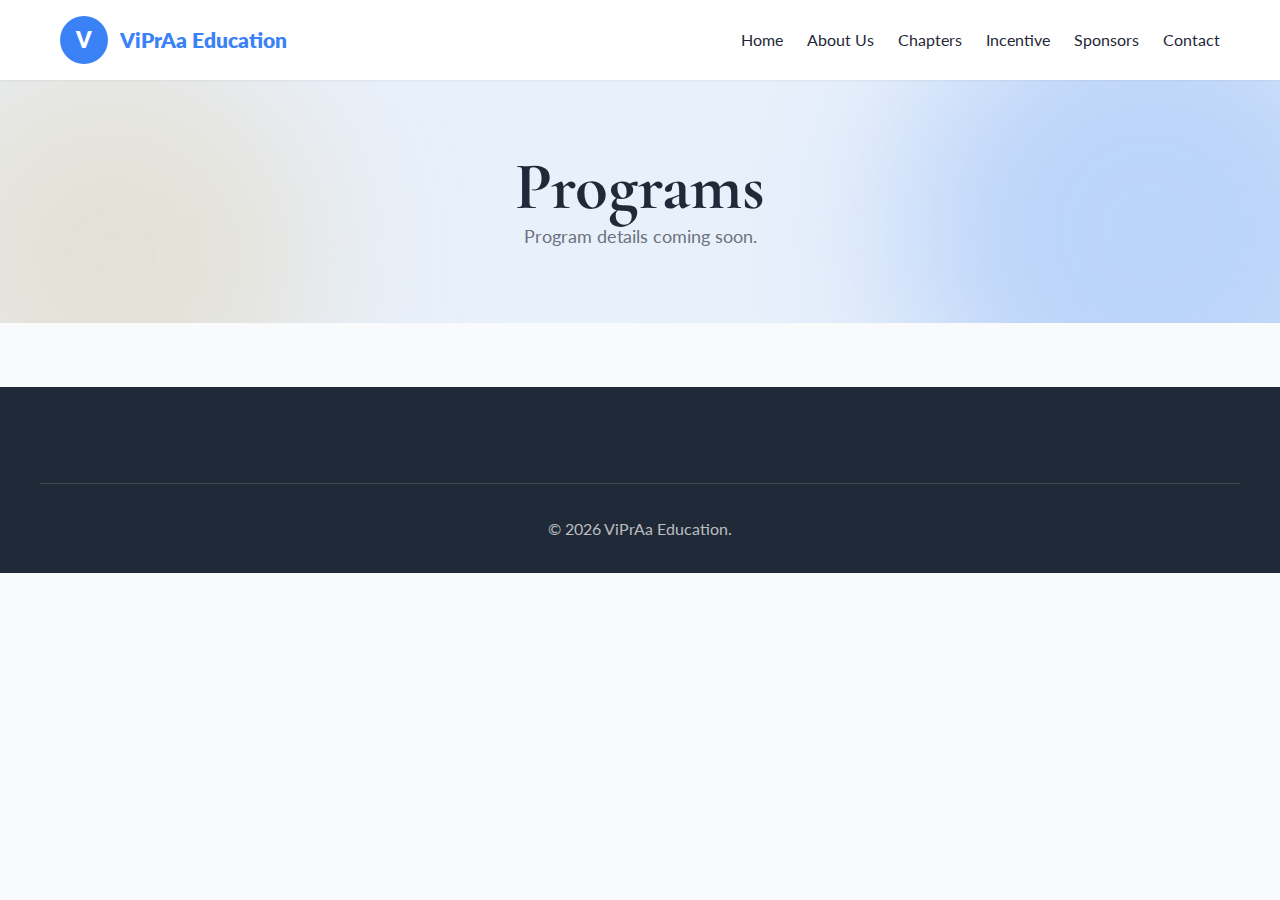
<file: programs.html>
<!doctype html>
<html lang="en">
<head>
  <meta charset="UTF-8">
  <meta name="viewport" content="width=device-width, initial-scale=1.0">
  <title>ViPrAa Education | Programs</title>
  <link rel="preconnect" href="https://fonts.googleapis.com">
  <link rel="preconnect" href="https://fonts.gstatic.com" crossorigin>
  <link href="https://fonts.googleapis.com/css2?family=Cormorant+Garamond:wght@400;600;700&family=Lato:wght@300;400;700&display=swap" rel="stylesheet">
  <link rel="stylesheet" href="styles.css">
</head>
<body class="page">
  <header class="header">
    <div class="nav container">
      <a class="logo" href="index.html">
        <span class="logo-mark">V</span>
        <span>ViPrAa Education</span>
      </a>
      <nav class="nav-links">
        <a href="index.html">Home</a>
        <a href="about.html">About Us</a>
        <a href="chapters.html">Chapters</a>
        <a href="incentive.html">Incentive</a>
        <a href="sponsors.html">Sponsors</a>
        <a href="contact.html">Contact</a>
      </nav>
    </div>
  </header>

  <main>
    <section class="hero" style="padding:4.5rem 0; background:linear-gradient(135deg, rgba(59,130,246,0.08), rgba(96,165,250,0.12));">
      <div class="container hero-content" style="text-align:center; max-width:900px;">
        <h1>Programs</h1>
        <p style="font-size:1.1rem;">Program details coming soon.</p>
      </div>
    </section>
  </main>

  <footer class="footer">
    <div class="container section" style="padding-bottom:2rem;">
      <div class="footer-bottom">
        <p>© <span id="year"></span> ViPrAa Education.</p>
      </div>
    </div>
  </footer>

  <script>document.getElementById('year').textContent = new Date().getFullYear();</script>
</body>
</html>
</file>
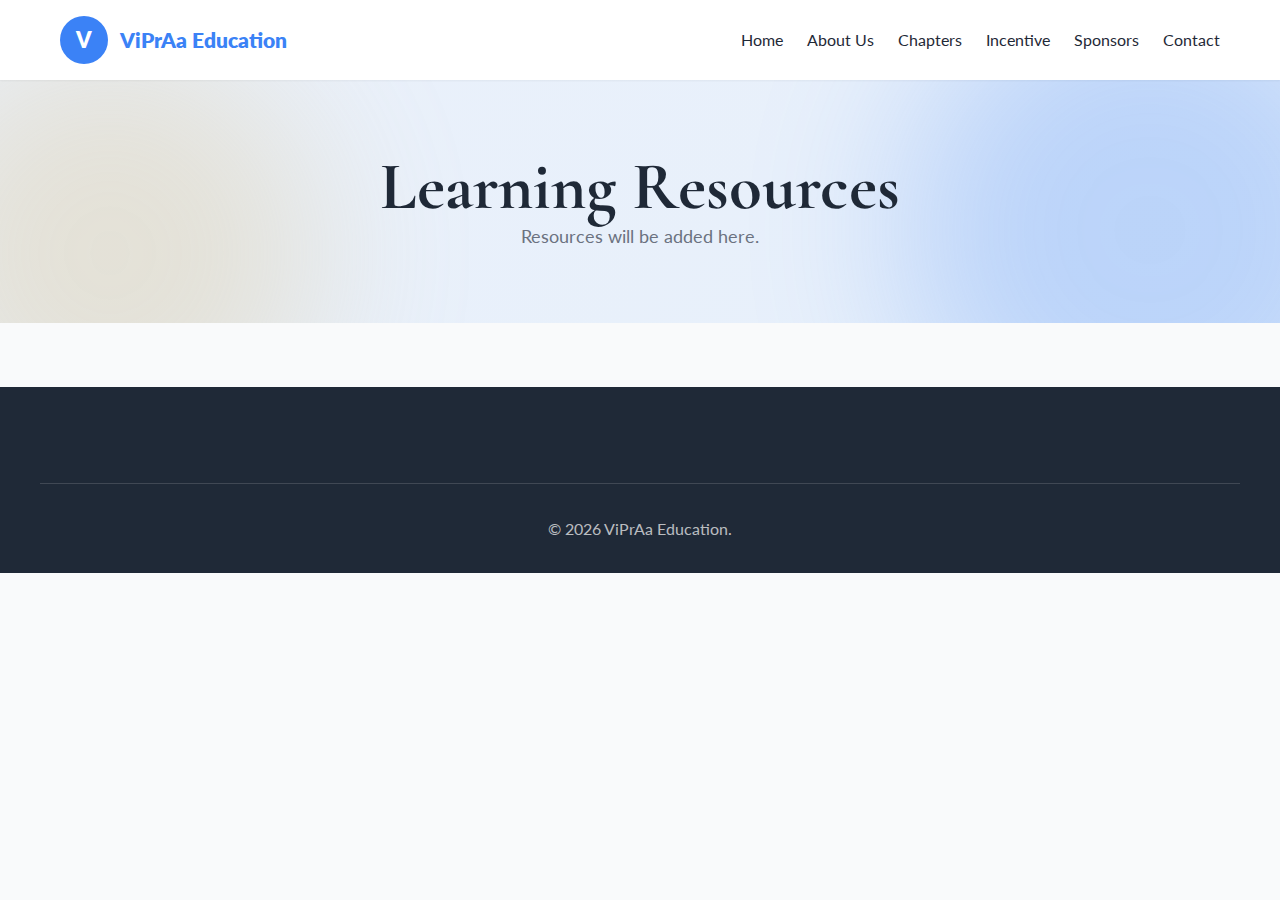
<file: resources.html>
<!doctype html>
<html lang="en">
<head>
  <meta charset="UTF-8">
  <meta name="viewport" content="width=device-width, initial-scale=1.0">
  <title>ViPrAa Education | Resources</title>
  <link rel="preconnect" href="https://fonts.googleapis.com">
  <link rel="preconnect" href="https://fonts.gstatic.com" crossorigin>
  <link href="https://fonts.googleapis.com/css2?family=Cormorant+Garamond:wght@400;600;700&family=Lato:wght@300;400;700&display=swap" rel="stylesheet">
  <link rel="stylesheet" href="styles.css">
</head>
<body class="page">
  <header class="header">
    <div class="nav container">
      <a class="logo" href="index.html">
        <span class="logo-mark">V</span>
        <span>ViPrAa Education</span>
      </a>
      <nav class="nav-links">
        <a href="index.html">Home</a>
        <a href="about.html">About Us</a>
        <a href="chapters.html">Chapters</a>
        <a href="incentive.html">Incentive</a>
        <a href="sponsors.html">Sponsors</a>
        <a href="contact.html">Contact</a>
      </nav>
    </div>
  </header>

  <main>
    <section class="hero" style="padding:4.5rem 0; background:linear-gradient(135deg, rgba(59,130,246,0.08), rgba(96,165,250,0.12));">
      <div class="container hero-content" style="text-align:center; max-width:900px;">
        <h1>Learning Resources</h1>
        <p style="font-size:1.1rem;">Resources will be added here.</p>
      </div>
    </section>
  </main>

  <footer class="footer">
    <div class="container section" style="padding-bottom:2rem;">
      <div class="footer-bottom">
        <p>© <span id="year"></span> ViPrAa Education.</p>
      </div>
    </div>
  </footer>

  <script>document.getElementById('year').textContent = new Date().getFullYear();</script>
</body>
</html>
</file>
<file: styles.css>
/* Theme variables */
:root {
  --primary: #3b82f6;
  --primary-dark: #2563eb;
  --soft-gold: #d4b56f;
  --secondary: #e5e7eb;
  --background: #f9fafb;
  --foreground: #1f2937;
  --muted: #6b7280;
  --white: #ffffff;
  --shadow-lg: 0 20px 25px -5px rgb(0 0 0 / 0.1), 0 8px 10px -6px rgb(0 0 0 / 0.1);
  --shadow-md: 0 10px 15px -3px rgb(0 0 0 / 0.1), 0 4px 6px -4px rgb(0 0 0 / 0.1);
  --shadow-sm: 0 1px 2px 0 rgb(0 0 0 / 0.05);
  --container: 1200px;
}

*,
*::before,
*::after {
  box-sizing: border-box;
}

html {
  scroll-behavior: smooth;
}

body {
  margin: 0;
  font-family: "Lato", system-ui, -apple-system, BlinkMacSystemFont, "Segoe UI", sans-serif;
  color: var(--foreground);
  background: var(--background);
  line-height: 1.6;
}

a {
  color: inherit;
  text-decoration: none;
}

img {
  max-width: 100%;
  display: block;
}

.page {
  min-height: 100vh;
  display: flex;
  flex-direction: column;
}

.container {
  width: min(100%, var(--container));
  margin: 0 auto;
  padding: 0 1.25rem;
}

.section {
  padding: 4rem 0;
}

.section-lg {
  padding: 5.5rem 0;
}

.flex {
  display: flex;
  gap: 1rem;
}

.grid {
  display: grid;
  gap: 2rem;
}

.btn {
  display: inline-flex;
  align-items: center;
  justify-content: center;
  border-radius: 9999px;
  padding: 0.9rem 1.6rem;
  font-weight: 700;
  font-size: 1rem;
  transition: transform 150ms ease, box-shadow 150ms ease, background 150ms ease, color 150ms ease, border-color 150ms ease;
  border: 2px solid transparent;
  cursor: pointer;
}

.btn-primary {
  background: var(--primary);
  color: var(--white);
  box-shadow: var(--shadow-lg);
}

.btn-primary:hover {
  background: var(--primary-dark);
  transform: translateY(-2px);
}

.btn-outline {
  border-color: rgba(31, 41, 55, 0.1);
  color: var(--foreground);
  background: transparent;
}

.btn-outline:hover {
  background: rgba(31, 41, 55, 0.06);
  transform: translateY(-2px);
}

.tier-card {
  position: relative;
  text-align: center;
  padding: 2rem 1.5rem;
  border-radius: 1.5rem;
  background: linear-gradient(180deg, rgba(255,255,255,0.95), rgba(249,250,251,0.95));
  box-shadow: var(--shadow-md);
  border: 1px solid rgba(31, 41, 55, 0.08);
  overflow: hidden;
}

.tier-card::after {
  content: "";
  position: absolute;
  inset: 0;
  pointer-events: none;
  background: radial-gradient(circle at 30% 20%, rgba(59,130,246,0.08), transparent 50%),
    radial-gradient(circle at 80% 70%, rgba(212,181,111,0.08), transparent 45%);
}

.tier-content {
  position: relative;
  z-index: 1;
  display: grid;
  gap: 0.65rem;
}

.tier-badge {
  width: 88px;
  height: 88px;
  margin: 0 auto 0.5rem;
  border-radius: 50%;
  display: grid;
  place-items: center;
  color: white;
  font-weight: 800;
  font-size: 1.35rem;
  box-shadow: var(--shadow-lg);
}

.tier-pill {
  display: inline-flex;
  align-items: center;
  gap: 0.45rem;
  padding: 0.4rem 0.9rem;
  border-radius: 999px;
  background: rgba(31, 41, 55, 0.06);
  border: 1px solid rgba(31, 41, 55, 0.12);
  font-weight: 700;
  color: var(--foreground);
}

.tag {
  display: inline-flex;
  align-items: center;
  gap: 0.5rem;
  padding: 0.45rem 0.9rem;
  border-radius: 999px;
  background: rgba(59, 130, 246, 0.08);
  border: 1px solid rgba(59, 130, 246, 0.15);
  color: var(--primary);
  font-weight: 600;
  letter-spacing: 0.08em;
  text-transform: uppercase;
  font-size: 0.85rem;
}

h1,
h2,
h3,
h4,
.font-heading {
  font-family: "Cormorant Garamond", "Times New Roman", serif;
  margin: 0;
}

h1 {
  font-size: clamp(2.8rem, 4vw + 1rem, 4.5rem);
  line-height: 1.05;
}

h2 {
  font-size: clamp(2.2rem, 2.5vw + 1rem, 3rem);
  line-height: 1.1;
}

h3 {
  font-size: 1.5rem;
}

p {
  margin: 0;
  color: var(--muted);
}

.card {
  background: var(--white);
  border-radius: 1.25rem;
  padding: 1.75rem;
  box-shadow: var(--shadow-sm);
  border: 1px solid rgba(31, 41, 55, 0.06);
}

.card-muted {
  background: rgba(229, 231, 235, 0.2);
}

.pill {
  display: inline-flex;
  align-items: center;
  justify-content: center;
  padding: 0.35rem 0.9rem;
  border-radius: 999px;
  border: 1px solid rgba(31, 41, 55, 0.08);
  color: var(--foreground);
  background: var(--white);
  font-weight: 600;
}

.badge-row {
  display: flex;
  gap: 1rem;
  padding: 1rem 0;
  overflow-x: auto;
  scroll-snap-type: x mandatory;
}

.badge {
  min-width: 220px;
  scroll-snap-align: start;
  display: flex;
  align-items: center;
  gap: 0.75rem;
  padding: 0.9rem 1.2rem;
  background: var(--white);
  border-radius: 999px;
  border: 1px solid rgba(31, 41, 55, 0.08);
  box-shadow: var(--shadow-sm);
}

.hero {
  position: relative;
  overflow: hidden;
  padding: 6rem 0 5rem;
}

.hero::before,
.hero::after {
  content: "";
  position: absolute;
  border-radius: 999px;
  opacity: 0.25;
  filter: blur(80px);
}

.hero::before {
  width: 500px;
  height: 500px;
  background: var(--primary);
  top: -100px;
  right: -120px;
}

.hero::after {
  width: 420px;
  height: 420px;
  background: var(--soft-gold);
  bottom: -140px;
  left: -100px;
}

.hero-content {
  position: relative;
  z-index: 1;
}

.header {
  position: sticky;
  top: 0;
  z-index: 50;
  background: var(--white);
  box-shadow: var(--shadow-sm);
}

.nav {
  display: flex;
  align-items: center;
  justify-content: space-between;
  padding: 1rem 1.25rem;
  gap: 1rem;
}

.nav-links {
  display: flex;
  gap: 1.5rem;
  align-items: center;
}

.logo {
  display: flex;
  align-items: center;
  gap: 0.75rem;
  font-weight: 800;
  color: var(--primary);
  font-size: 1.3rem;
}

.logo-mark {
  width: 48px;
  height: 48px;
  border-radius: 50%;
  background: var(--primary);
  color: var(--white);
  display: grid;
  place-items: center;
  font-weight: 800;
  font-size: 1.4rem;
}

.footer {
  background: var(--foreground);
  color: var(--white);
  margin-top: 4rem;
}

.footer p,
.footer a {
  color: rgba(255, 255, 255, 0.7);
}

.footer .logo-mark {
  background: var(--white);
  color: var(--primary);
}

.footer-bottom {
  border-top: 1px solid rgba(255, 255, 255, 0.15);
  margin-top: 2rem;
  padding-top: 2rem;
  text-align: center;
}

.muted {
  color: var(--muted);
}

.gradient-band {
  background: linear-gradient(90deg, var(--primary), #60a5fa);
  color: var(--white);
}

.dark-section {
  background: var(--foreground);
  color: var(--white);
}

.dark-section p {
  color: rgba(255, 255, 255, 0.8);
}

.chips {
  display: flex;
  flex-wrap: wrap;
  gap: 0.75rem;
}

.chip {
  padding: 0.55rem 1.1rem;
  border-radius: 999px;
  border: 1px solid rgba(31, 41, 55, 0.08);
  background: var(--white);
  font-weight: 600;
}

.two-col {
  display: grid;
  grid-template-columns: repeat(auto-fit, minmax(300px, 1fr));
  gap: 2rem;
  align-items: center;
}

.three-col {
  display: grid;
  grid-template-columns: repeat(auto-fit, minmax(250px, 1fr));
  gap: 1.5rem;
}

.four-col {
  display: grid;
  grid-template-columns: repeat(auto-fit, minmax(220px, 1fr));
  gap: 1.5rem;
}

.stat {
  text-align: center;
  padding: 1.4rem;
  border-radius: 1rem;
  background: rgba(59, 130, 246, 0.05);
}

.stat h3 {
  font-size: 2rem;
  color: var(--primary);
}

.cta-card {
  position: relative;
  overflow: hidden;
  border-radius: 2rem;
  padding: 3rem;
  background: var(--white);
  box-shadow: var(--shadow-lg);
}

.cta-card::after {
  content: "";
  position: absolute;
  inset: 0;
  background: radial-gradient(circle at 20% 20%, rgba(212, 181, 111, 0.08), transparent 45%),
    radial-gradient(circle at 80% 80%, rgba(59, 130, 246, 0.08), transparent 40%);
  pointer-events: none;
}

.link {
  color: var(--primary);
  font-weight: 700;
}

@media (max-width: 900px) {
  .nav-links {
    display: none;
  }
  .hero {
    padding: 4.5rem 0 3rem;
  }
}

@media (max-width: 640px) {
  .section,
  .section-lg {
    padding: 3rem 0;
  }
  .card {
    padding: 1.25rem;
  }
}
</file>
